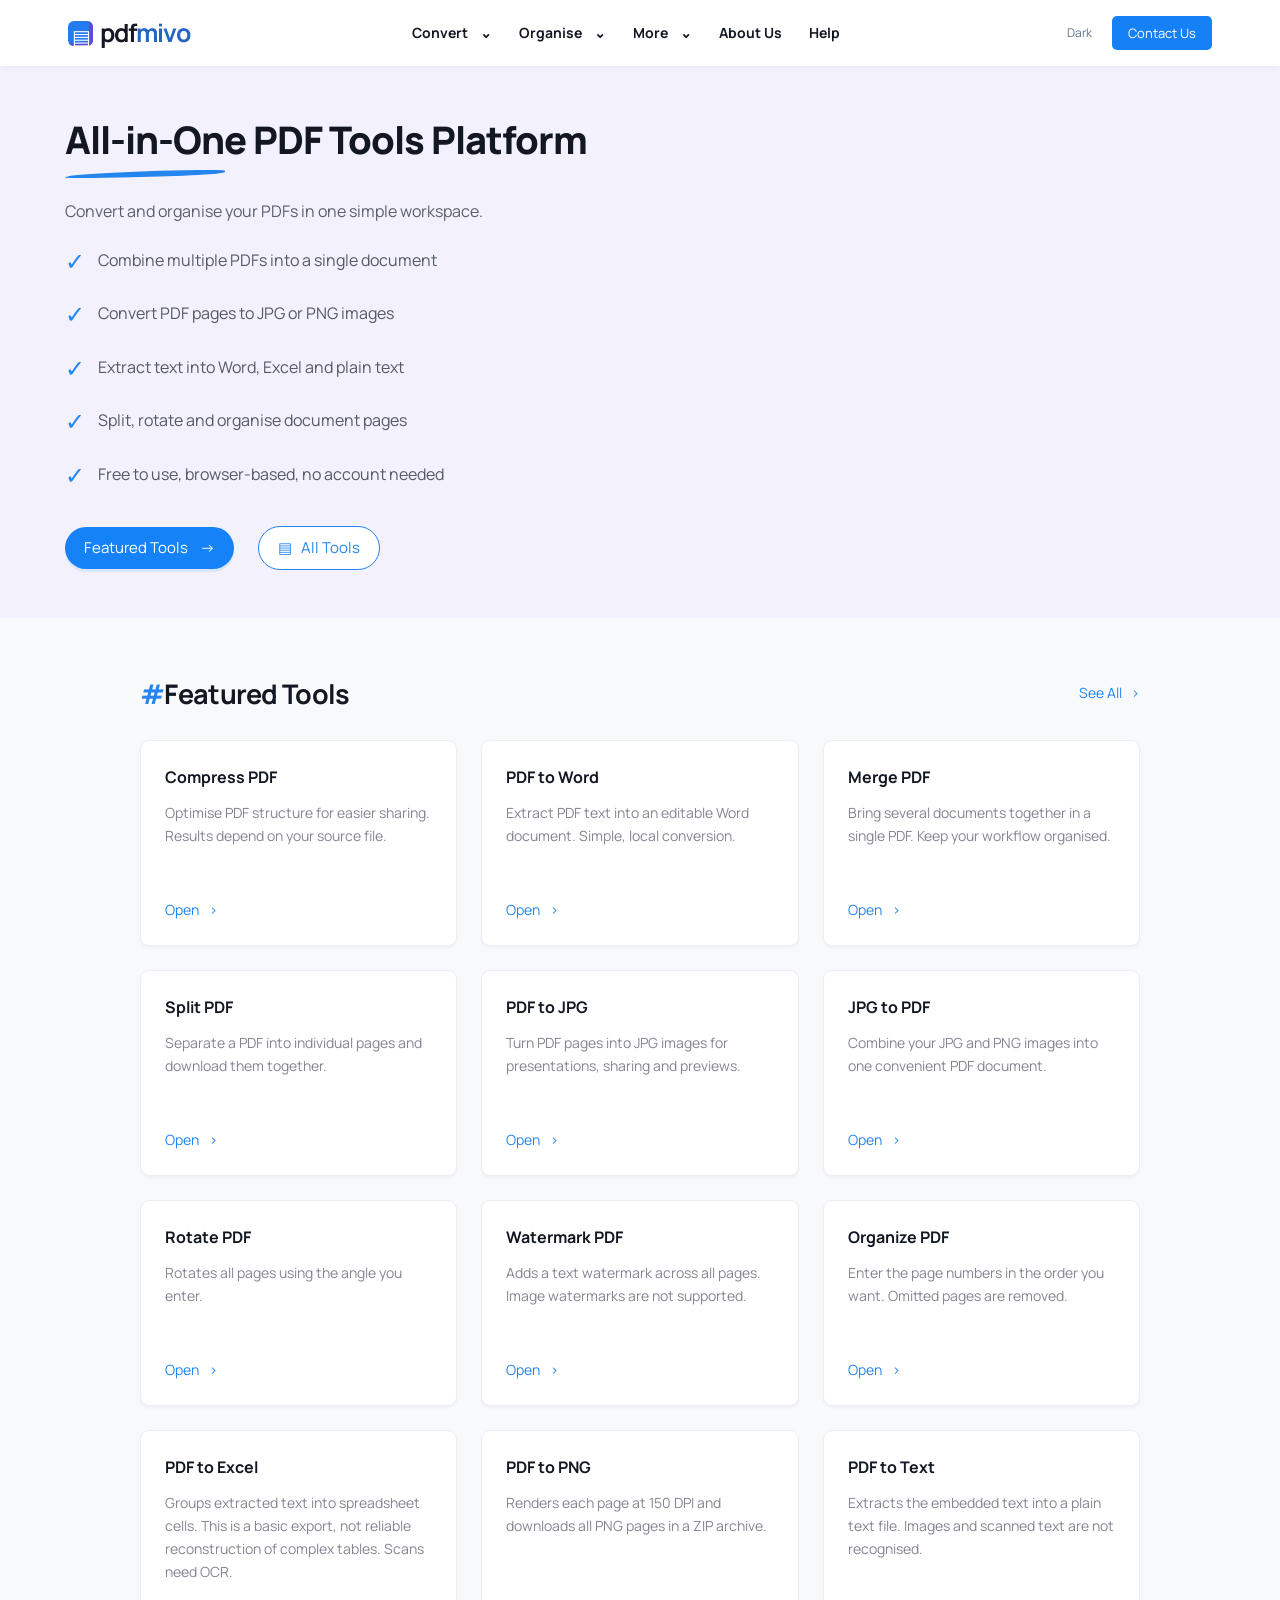
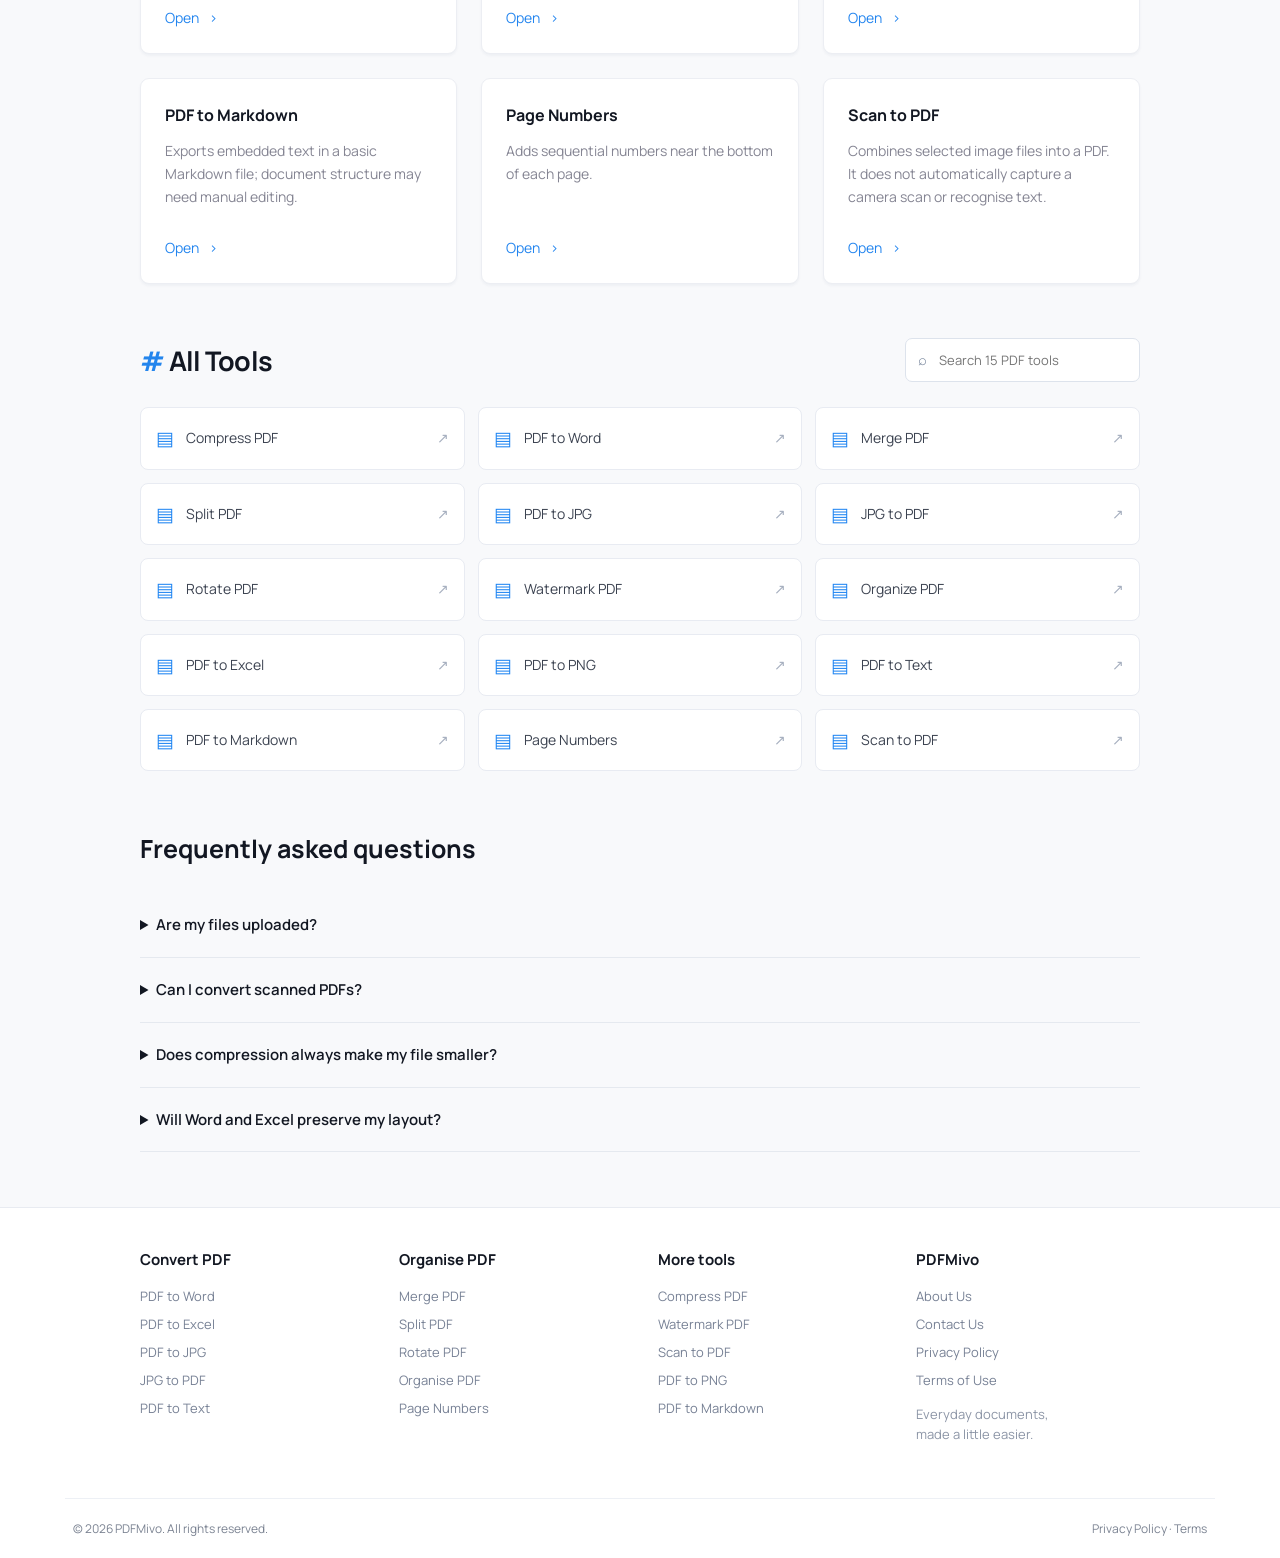
<file: index.html>
<!doctype html><html lang="en"><head>
    <meta charset="UTF-8">
    <meta name="viewport" content="width=device-width, initial-scale=1.0">
    <title>PDFMivo — Free PDF Tools for Everyday Documents</title>
    <meta name="description" content="Merge, split, convert and organise PDFs locally in your browser. Free tools with practical guides and clear limitations.">
    <meta name="theme-color" content="#f7faff">
    <link rel="icon" href="favicon.svg" type="image/svg+xml">
    <link rel="preconnect" href="https://cdnjs.cloudflare.com">
    <link rel="preconnect" href="https://fonts.googleapis.com">
    <link rel="preconnect" href="https://fonts.gstatic.com" crossorigin>
    <link href="https://fonts.googleapis.com/css2?family=Manrope:wght@400;500;600;700;800&family=Space+Grotesk:wght@600;700&display=swap" rel="stylesheet">
    
    <link rel="stylesheet" href="https://cdnjs.cloudflare.com/ajax/libs/font-awesome/6.0.0-beta3/css/all.min.css">
<link rel="stylesheet" href="refresh.css">
<link rel="canonical" href="https://pdfmivo.site.je/"><meta property="og:title" content="PDFMivo — Free PDF Tools for Everyday Documents"><meta property="og:description" content="Merge, split, convert and organise PDFs locally in your browser. Free tools with practical guides and clear limitations."><meta property="og:url" content="https://pdfmivo.site.je/"><meta property="og:type" content="website"><script type="application/ld+json">{"@context": "https://schema.org", "@type": "WebPage", "name": "PDFMivo \u2014 Free PDF Tools for Everyday Documents", "url": "https://pdfmivo.site.je/", "isPartOf": {"@type": "WebSite", "name": "PDFMivo", "url": "https://pdfmivo.site.je/"}}</script></head><body><header class="site-header"><div class="nav-inner"><a class="brand" href="/"><span class="brand-mark">▤</span><strong>pdf<span>mivo</span></strong></a><nav class="nav-links" aria-label="Main navigation"><details><summary>Convert <span>⌄</span></summary><div class="nav-menu"><a href="/pdf-to-word/">PDF to Word</a><a href="/pdf-to-excel/">PDF to Excel</a><a href="/pdf-to-jpg/">PDF to JPG</a><a href="/jpg-to-pdf/">JPG to PDF</a><a href="/pdf-to-text/">PDF to Text</a><a href="/pdf-to-png/">PDF to PNG</a><a href="/pdf-to-markdown/">PDF to Markdown</a></div></details><details><summary>Organise <span>⌄</span></summary><div class="nav-menu"><a href="/merge-pdf/">Merge PDF</a><a href="/split-pdf/">Split PDF</a><a href="/organize-pdf/">Organise PDF</a><a href="/rotate-pdf/">Rotate PDF</a></div></details><details><summary>More <span>⌄</span></summary><div class="nav-menu"><a href="/compress-pdf/">Compress PDF</a><a href="/watermark-pdf/">Watermark PDF</a><a href="/page-numbers/">Page Numbers</a><a href="/scan-to-pdf/">Scan to PDF</a></div></details><a href="/about/">About Us</a><a href="/#help">Help</a></nav><div class="nav-actions"><button class="theme-toggle" id="theme-toggle" aria-label="Switch theme"><span>Dark</span></button><a class="contact-button" href="/contact/">Contact Us</a></div></div></header><main><section class="hero-section"><div class="hero-inner"><h1>All-in-One PDF Tools Platform</h1><div class="blue-underline" aria-hidden="true"></div><p class="hero-description">Convert and organise your PDFs in one simple workspace.</p><ul class="hero-list"><li>Combine multiple PDFs into a single document</li><li>Convert PDF pages to JPG or PNG images</li><li>Extract text into Word, Excel and plain text</li><li>Split, rotate and organise document pages</li><li>Free to use, browser-based, no account needed</li></ul><div class="hero-buttons"><a class="primary-button" href="#featured">Featured Tools <span>→</span></a><a class="outline-button" href="#tools">▤ &nbsp; All Tools</a></div></div></section><section class="feature-section" id="featured"><div class="section-heading"><h2><span>#</span>Featured Tools</h2><a href="#tools">See All &nbsp; ›</a></div><div class="feature-grid"><article class="feature-card"><h3>Compress PDF</h3><p>Optimise PDF structure for easier sharing. Results depend on your source file.</p><a href="/compress-pdf/">Open <span aria-hidden="true">›</span></a></article><article class="feature-card"><h3>PDF to Word</h3><p>Extract PDF text into an editable Word document. Simple, local conversion.</p><a href="/pdf-to-word/">Open <span aria-hidden="true">›</span></a></article><article class="feature-card"><h3>Merge PDF</h3><p>Bring several documents together in a single PDF. Keep your workflow organised.</p><a href="/merge-pdf/">Open <span aria-hidden="true">›</span></a></article><article class="feature-card"><h3>Split PDF</h3><p>Separate a PDF into individual pages and download them together.</p><a href="/split-pdf/">Open <span aria-hidden="true">›</span></a></article><article class="feature-card"><h3>PDF to JPG</h3><p>Turn PDF pages into JPG images for presentations, sharing and previews.</p><a href="/pdf-to-jpg/">Open <span aria-hidden="true">›</span></a></article><article class="feature-card"><h3>JPG to PDF</h3><p>Combine your JPG and PNG images into one convenient PDF document.</p><a href="/jpg-to-pdf/">Open <span aria-hidden="true">›</span></a></article><article class="feature-card"><h3>Rotate PDF</h3><p>Rotates all pages using the angle you enter.</p><a href="/rotate-pdf/">Open <span aria-hidden="true">›</span></a></article><article class="feature-card"><h3>Watermark PDF</h3><p>Adds a text watermark across all pages. Image watermarks are not supported.</p><a href="/watermark-pdf/">Open <span aria-hidden="true">›</span></a></article><article class="feature-card"><h3>Organize PDF</h3><p>Enter the page numbers in the order you want. Omitted pages are removed.</p><a href="/organize-pdf/">Open <span aria-hidden="true">›</span></a></article><article class="feature-card"><h3>PDF to Excel</h3><p>Groups extracted text into spreadsheet cells. This is a basic export, not reliable reconstruction of complex tables. Scans need OCR.</p><a href="/pdf-to-excel/">Open <span aria-hidden="true">›</span></a></article><article class="feature-card"><h3>PDF to PNG</h3><p>Renders each page at 150 DPI and downloads all PNG pages in a ZIP archive.</p><a href="/pdf-to-png/">Open <span aria-hidden="true">›</span></a></article><article class="feature-card"><h3>PDF to Text</h3><p>Extracts the embedded text into a plain text file. Images and scanned text are not recognised.</p><a href="/pdf-to-text/">Open <span aria-hidden="true">›</span></a></article><article class="feature-card"><h3>PDF to Markdown</h3><p>Exports embedded text in a basic Markdown file; document structure may need manual editing.</p><a href="/pdf-to-markdown/">Open <span aria-hidden="true">›</span></a></article><article class="feature-card"><h3>Page Numbers</h3><p>Adds sequential numbers near the bottom of each page.</p><a href="/page-numbers/">Open <span aria-hidden="true">›</span></a></article><article class="feature-card"><h3>Scan to PDF</h3><p>Combines selected image files into a PDF. It does not automatically capture a camera scan or recognise text.</p><a href="/scan-to-pdf/">Open <span aria-hidden="true">›</span></a></article></div></section><section id="ad-after-tools" class="adsense-placement" hidden aria-label="Advertisements"><span>Advertisements</span><div class="adsense-mount"></div></section><section class="directory-section" id="tools"><div class="section-heading"><h2><span>#</span> All Tools</h2><label class="search-box"><span>⌕</span><input type="search" id="tool-search" placeholder="Search 15 PDF tools" aria-label="Search PDF tools"></label></div><div class="directory-grid"><a class="directory-item" data-name="compress pdf" href="/compress-pdf/"><span class="mini-icon">▤</span>Compress PDF<span class="directory-arrow">↗</span></a><a class="directory-item" data-name="pdf to word" href="/pdf-to-word/"><span class="mini-icon">▤</span>PDF to Word<span class="directory-arrow">↗</span></a><a class="directory-item" data-name="merge pdf" href="/merge-pdf/"><span class="mini-icon">▤</span>Merge PDF<span class="directory-arrow">↗</span></a><a class="directory-item" data-name="split pdf" href="/split-pdf/"><span class="mini-icon">▤</span>Split PDF<span class="directory-arrow">↗</span></a><a class="directory-item" data-name="pdf to jpg" href="/pdf-to-jpg/"><span class="mini-icon">▤</span>PDF to JPG<span class="directory-arrow">↗</span></a><a class="directory-item" data-name="jpg to pdf" href="/jpg-to-pdf/"><span class="mini-icon">▤</span>JPG to PDF<span class="directory-arrow">↗</span></a><a class="directory-item" data-name="rotate pdf" href="/rotate-pdf/"><span class="mini-icon">▤</span>Rotate PDF<span class="directory-arrow">↗</span></a><a class="directory-item" data-name="watermark pdf" href="/watermark-pdf/"><span class="mini-icon">▤</span>Watermark PDF<span class="directory-arrow">↗</span></a><a class="directory-item" data-name="organize pdf" href="/organize-pdf/"><span class="mini-icon">▤</span>Organize PDF<span class="directory-arrow">↗</span></a><a class="directory-item" data-name="pdf to excel" href="/pdf-to-excel/"><span class="mini-icon">▤</span>PDF to Excel<span class="directory-arrow">↗</span></a><a class="directory-item" data-name="pdf to png" href="/pdf-to-png/"><span class="mini-icon">▤</span>PDF to PNG<span class="directory-arrow">↗</span></a><a class="directory-item" data-name="pdf to text" href="/pdf-to-text/"><span class="mini-icon">▤</span>PDF to Text<span class="directory-arrow">↗</span></a><a class="directory-item" data-name="pdf to markdown" href="/pdf-to-markdown/"><span class="mini-icon">▤</span>PDF to Markdown<span class="directory-arrow">↗</span></a><a class="directory-item" data-name="page numbers" href="/page-numbers/"><span class="mini-icon">▤</span>Page Numbers<span class="directory-arrow">↗</span></a><a class="directory-item" data-name="scan to pdf" href="/scan-to-pdf/"><span class="mini-icon">▤</span>Scan to PDF<span class="directory-arrow">↗</span></a></div><p id="empty-results" hidden>No tools match your search. Try “PDF”, “Word” or “Merge”.</p></section><section class="editorial" id="help"><h2>Frequently asked questions</h2><details><summary>Are my files uploaded?</summary><p>PDF tools process your selected documents in browser memory. There is no PDFMivo document-upload endpoint. Third-party fonts and libraries still make ordinary network requests.</p></details><details><summary>Can I convert scanned PDFs?</summary><p>There is no OCR in this edition. Text exports need PDFs with embedded text; scans may produce empty results. Scan to PDF combines selected image files.</p></details><details><summary>Does compression always make my file smaller?</summary><p>No. The tool optimises PDF structure without reducing image resolution. Results vary and the output can be larger. Keep your original.</p></details><details><summary>Will Word and Excel preserve my layout?</summary><p>Word exports extracted text into DOCX. Excel groups text into cells. Images, complex tables and original layouts may not be preserved. Review your result.</p></details></section><section id="ad-after-guide" class="adsense-placement" hidden aria-label="Advertisements"><span>Advertisements</span><div class="adsense-mount"></div></section></main><footer class="site-footer"><div class="footer-directory"><div><h3>Convert PDF</h3><a href="/pdf-to-word/">PDF to Word</a><a href="/pdf-to-excel/">PDF to Excel</a><a href="/pdf-to-jpg/">PDF to JPG</a><a href="/jpg-to-pdf/">JPG to PDF</a><a href="/pdf-to-text/">PDF to Text</a></div><div><h3>Organise PDF</h3><a href="/merge-pdf/">Merge PDF</a><a href="/split-pdf/">Split PDF</a><a href="/rotate-pdf/">Rotate PDF</a><a href="/organize-pdf/">Organise PDF</a><a href="/page-numbers/">Page Numbers</a></div><div><h3>More tools</h3><a href="/compress-pdf/">Compress PDF</a><a href="/watermark-pdf/">Watermark PDF</a><a href="/scan-to-pdf/">Scan to PDF</a><a href="/pdf-to-png/">PDF to PNG</a><a href="/pdf-to-markdown/">PDF to Markdown</a></div><div><h3>PDFMivo</h3><a href="/about/">About Us</a><a href="/contact/">Contact Us</a><a href="/privacy/">Privacy Policy</a><a href="/terms/">Terms of Use</a><p>Everyday documents,<br>made a little easier.</p></div></div><div class="footer-bottom"><span>© 2026 PDFMivo. All rights reserved.</span><span><a href="/privacy/">Privacy Policy</a> · <a href="/terms/">Terms</a></span></div></footer><script>
    (() => {
      const toggle = document.getElementById('theme-toggle');
      const icon = toggle?.querySelector('i');
      const label = toggle?.querySelector('span');
      const metaTheme = document.querySelector('meta[name="theme-color"]');
      const saved = localStorage.getItem('pdfmivo-theme');
      const preferredDark = window.matchMedia && window.matchMedia('(prefers-color-scheme: dark)').matches;
      const initial = saved || (preferredDark ? 'dark' : 'light');
      function setTheme(theme) {
        document.documentElement.dataset.theme = theme;
        localStorage.setItem('pdfmivo-theme', theme);
        const dark = theme === 'dark';
        if (icon) icon.className = dark ? 'fas fa-sun' : 'fas fa-moon';
        if (label) label.textContent = dark ? 'Light' : 'Dark';
        if (toggle) { toggle.setAttribute('aria-label', dark ? 'Switch to light mode' : 'Switch to dark mode'); toggle.title = dark ? 'Light mode' : 'Dark mode'; }
        if (metaTheme) metaTheme.setAttribute('content', dark ? '#08111f' : '#f7faff');
      }
      setTheme(initial);
      toggle?.addEventListener('click', () => setTheme(document.documentElement.dataset.theme === 'dark' ? 'light' : 'dark'));
    })();
    </script>
    
<script>(()=>{const input=document.getElementById('tool-search');const links=[...document.querySelectorAll('.directory-item')];input.addEventListener('input',()=>{const query=input.value.toLowerCase().trim();let count=0;links.forEach(x=>{x.hidden=!x.dataset.name.includes(query);if(!x.hidden)count++;});document.getElementById('empty-results').hidden=count>0;});})();</script></body></html>
</file>
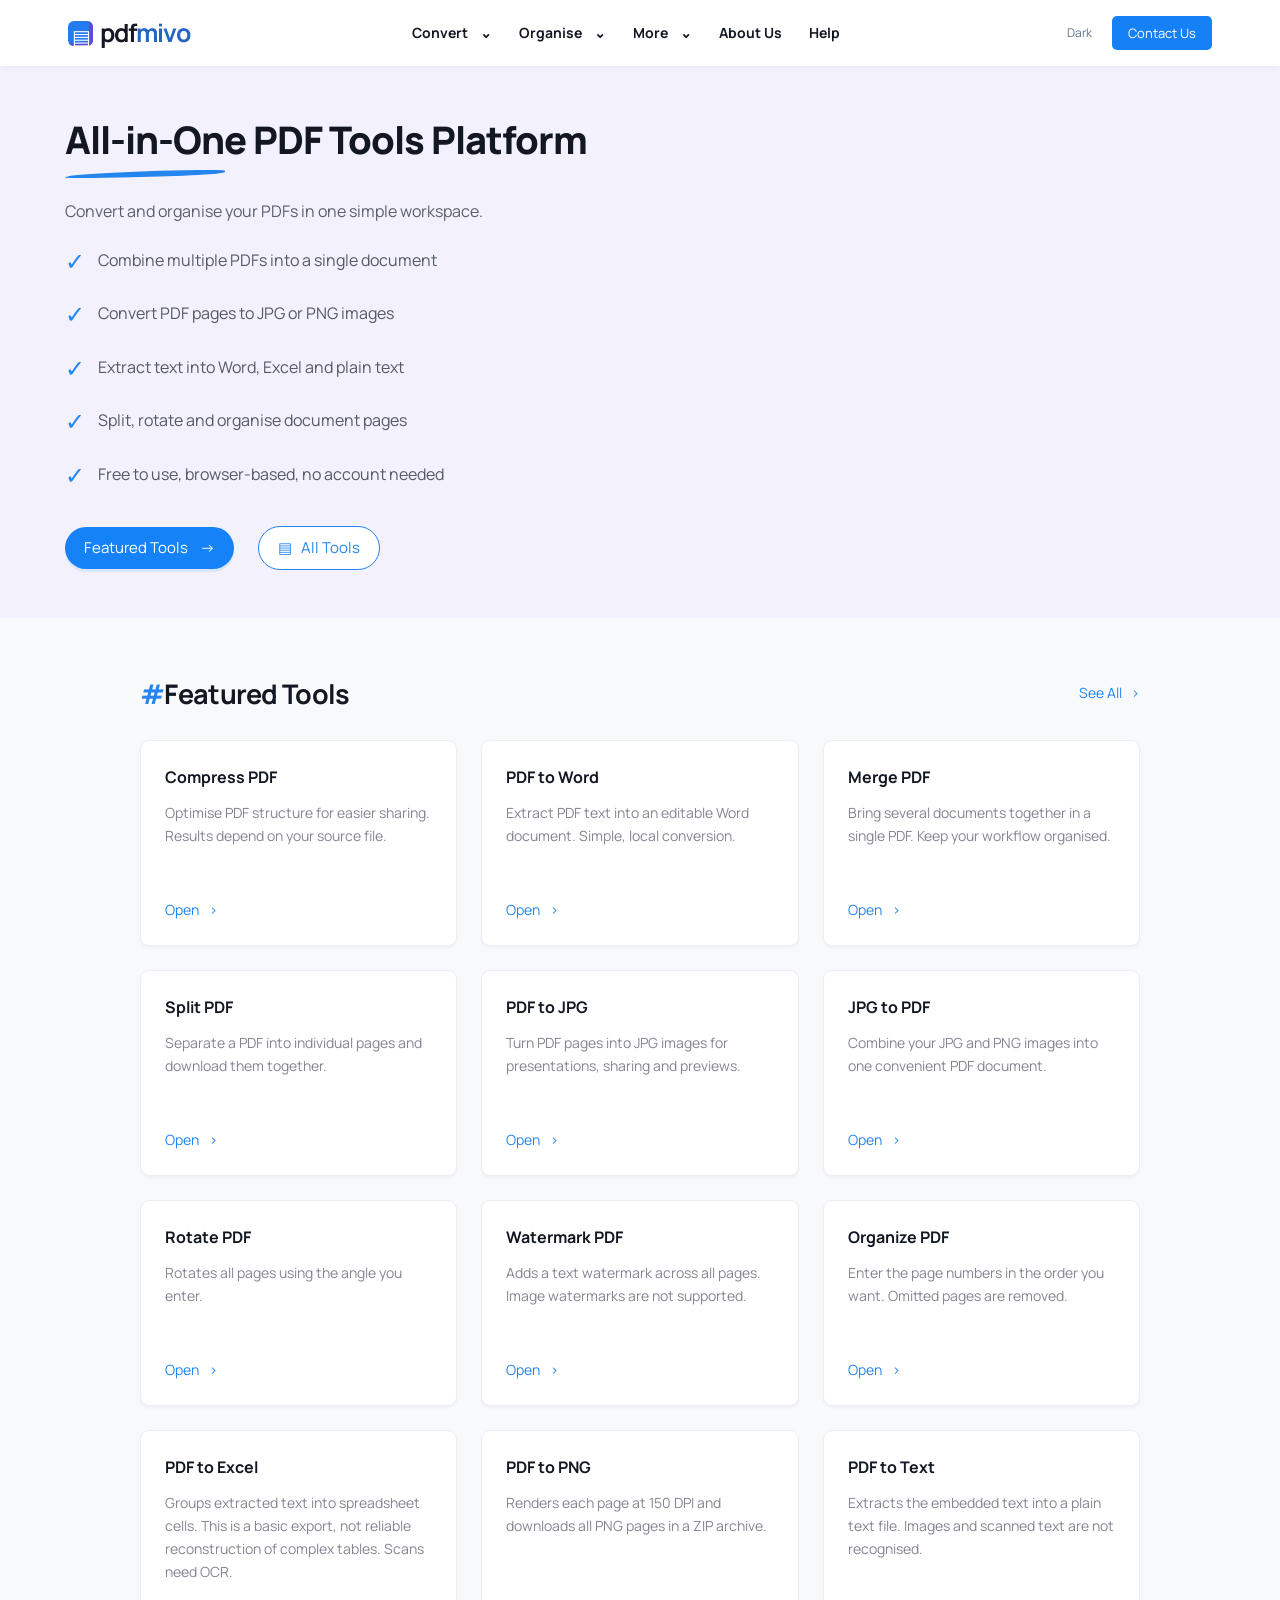
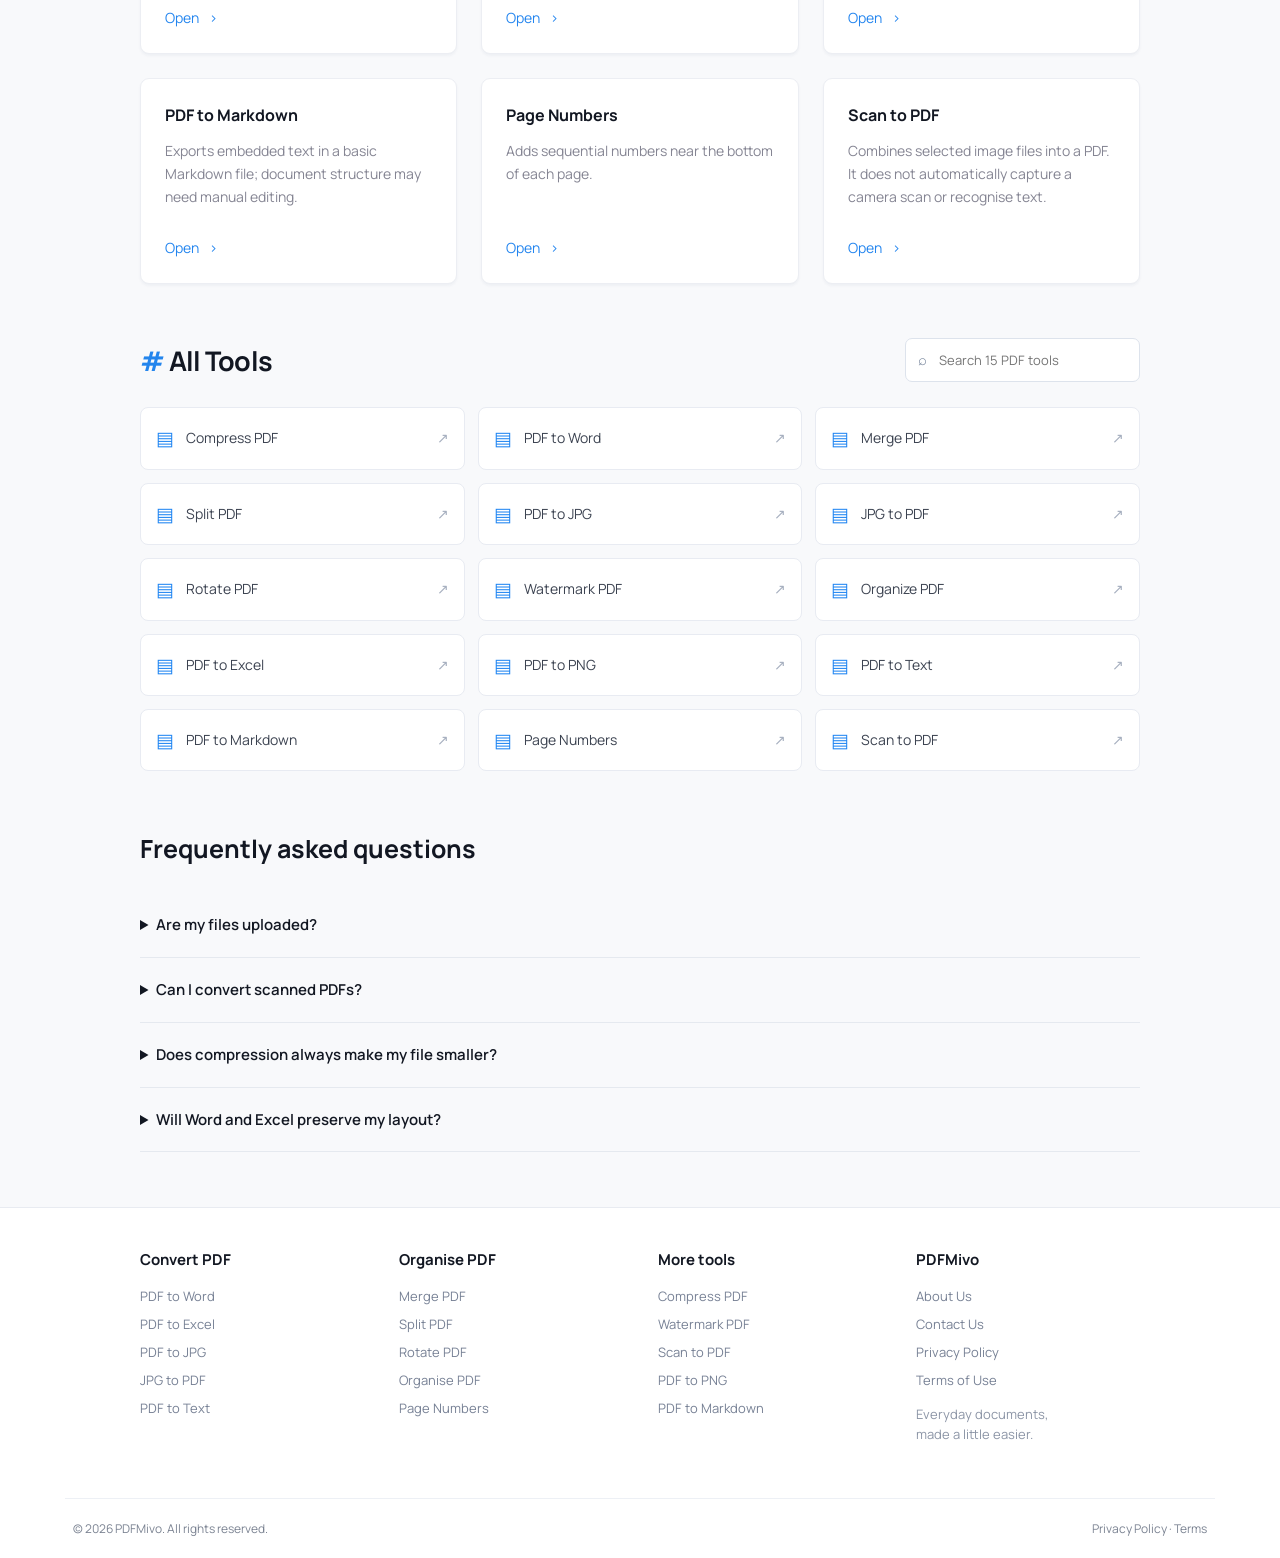
<file: PREVIEW.html>
<!doctype html><html lang="en"><head>
    <meta charset="UTF-8">
    <meta name="viewport" content="width=device-width, initial-scale=1.0">
    <title>PDFMivo — Free PDF Tools for Everyday Documents</title>
    <meta name="description" content="Merge, split, convert and organise PDFs locally in your browser. Free tools with practical guides and clear limitations.">
    <meta name="theme-color" content="#f7faff">
    <link rel="icon" href="favicon.svg" type="image/svg+xml">
    <link rel="preconnect" href="https://cdnjs.cloudflare.com">
    <link rel="preconnect" href="https://fonts.googleapis.com">
    <link rel="preconnect" href="https://fonts.gstatic.com" crossorigin>
    <link href="https://fonts.googleapis.com/css2?family=Manrope:wght@400;500;600;700;800&family=Space+Grotesk:wght@600;700&display=swap" rel="stylesheet">
    
    <link rel="stylesheet" href="https://cdnjs.cloudflare.com/ajax/libs/font-awesome/6.0.0-beta3/css/all.min.css">
<style>*{box-sizing:border-box}html{scroll-behavior:smooth;scroll-padding-top:90px}body{margin:0;background:#f8f9fb;color:#121722;font:15px/1.6 Manrope,Arial,sans-serif}a{color:#2385ef;text-decoration:none}button,input{font:inherit}button,a,summary{touch-action:manipulation}a:focus-visible,button:focus-visible,summary:focus-visible,input:focus-visible{outline:3px solid #7fb8ff;outline-offset:4px}[hidden]{display:none!important}.site-header{position:sticky;top:0;background:white;box-shadow:0 2px 7px #24214b0b;z-index:10}.nav-inner{max-width:1160px;min-height:66px;margin:auto;display:flex;align-items:center;gap:34px;padding:12px 8px}.brand{display:flex;align-items:center;gap:7px;color:#151823;font-size:25px;letter-spacing:-1px;white-space:nowrap}.brand span:not(.brand-mark){color:#2765c5}.brand-mark{background:#247aef;display:grid;place-items:center;color:white;border-radius:6px;font-size:20px;width:25px;height:25px;box-shadow:inset -4px -3px 0 #584fd6}.nav-links{display:flex;align-items:center;gap:27px;margin:auto;font-size:14px;font-weight:700}.nav-links>a{color:inherit}.nav-links details{position:relative}.nav-links summary{cursor:pointer;list-style:none;white-space:nowrap}.nav-links summary::-webkit-details-marker{display:none}.nav-links summary span{margin-left:9px}.nav-menu{position:absolute;top:35px;left:-18px;width:205px;padding:10px;background:white;border:1px solid #e7e9ef;border-radius:8px;box-shadow:0 12px 30px #19233a14}.nav-menu a{display:block;padding:8px;color:#334155}.nav-menu a:hover{background:#f1f5ff}.nav-actions{display:flex;gap:14px;align-items:center}.contact-button{background:#1680f7;color:white;padding:7px 16px;border-radius:5px;font-size:13px;white-space:nowrap}.theme-toggle{border:0;background:none;color:#64748b;font-size:12px;cursor:pointer}.hero-section{background:#f2f1fc;padding:49px 24px 48px}.hero-inner{max-width:1150px;margin:auto}.hero-inner h1{font-size:38px;line-height:1.3;letter-spacing:-1px;font-weight:800;margin:0}.blue-underline{height:6px;width:160px;background:#2385ed;margin:7px 0 22px;border-radius:100% 20% 70% 20%;transform:rotate(-1deg)}.hero-description{color:#5c5f69;margin:0 0 17px;font-size:16px}.hero-list{list-style:none;padding:0;margin:0;display:grid;gap:15px;color:#555965;font-size:16px}.hero-list li:before{content:'✓';display:inline-block;color:#2187f2;font-size:24px;margin-right:13px;vertical-align:middle}.hero-buttons{display:flex;gap:24px;margin-top:32px;align-items:center}.primary-button,.outline-button{border-radius:25px;padding:9px 19px;display:inline-flex;align-items:center;gap:12px;font-size:15px}.primary-button{background:#1682f8;color:#fff;box-shadow:0 3px 0 #1682f81b}.outline-button{border:1px solid #2586ed;background:white}.feature-section,.directory-section{max-width:1000px;margin:54px auto}.section-heading{display:flex;align-items:center;justify-content:space-between;gap:20px;margin:0 0 25px}.section-heading h2{font-size:27px;font-weight:700;letter-spacing:-.7px;margin:0}.section-heading h2>span{color:#2385ed}.section-heading>a{font-size:14px}.feature-grid{display:grid;grid-template-columns:repeat(3,minmax(0,1fr));gap:24px}.feature-card{background:white;border:1px solid #eceef3;border-radius:9px;padding:24px;box-shadow:0 2px 3px #1c38660b;display:flex;flex-direction:column;min-height:206px;transition:box-shadow .2s,transform .2s}.feature-card:hover{transform:translateY(-2px);box-shadow:0 8px 20px #1c38660e}.feature-card h3{font-size:16px;font-weight:700;margin:0 0 10px}.feature-card p{font-size:14px;line-height:1.65;color:#858593;margin:0 0 24px}.feature-card>a{margin-top:auto;font-size:14px}.feature-card>a span{margin-left:7px}.directory-grid{display:grid;grid-template-columns:repeat(3,minmax(0,1fr));gap:13px}.directory-item{display:flex;align-items:center;gap:12px;background:#fff;border:1px solid #e8ebf2;border-radius:8px;padding:15px;color:#3c4351;font-size:14px}.mini-icon{color:#2186f2;font-size:19px}.directory-arrow{margin-left:auto;color:#a6afbf}.search-box{display:flex;gap:10px;align-items:center;border:1px solid #dde3ec;background:white;border-radius:7px;padding:9px 12px;color:#728198}.search-box input{border:0;outline:0;background:none;min-width:0;width:190px;font-size:13px}.editorial{max-width:1000px;margin:55px auto;line-height:1.85}.editorial h2{font-size:25px;font-weight:700}.editorial details{border-bottom:1px solid #e5e9ef;padding:18px 0}.editorial summary{cursor:pointer;font-weight:600}.editorial p{color:#667084}.tool-page{max-width:850px;background:#fff;padding:36px;border:1px solid #e7eaf0;border-radius:10px;min-height:60vh}.tool-page h1{font-size:36px;line-height:1.25}.tool-page h2{margin-top:32px}.tool-page ol{padding-left:20px}.section-kicker{display:block;color:#2385ed;font-size:11px;letter-spacing:1.5px;margin-top:20px}.single-tool{max-width:450px;margin:28px 0}.tool-card{padding:24px;background:#f5f7ff;border:1px solid #e0e7f4;border-radius:10px}.tool-card h3{margin:8px 0}.tool-card p{margin:8px 0 20px}.tool-icon{color:#2385ed;font-size:22px}.tool-guide{font-size:12px}.btn{display:inline-flex;align-items:center;justify-content:center;gap:12px;background:#1682f8;color:white;border:0;border-radius:7px;padding:12px 20px;cursor:pointer}.file-input{display:none}.tool-badge{font-size:11px;color:#64748b}.site-footer{background:#fff;border-top:1px solid #e8ebf1;margin-top:50px}.footer-directory{max-width:1000px;margin:auto;display:grid;grid-template-columns:repeat(4,1fr);gap:35px;padding:40px 0}.footer-directory h3{font-size:15px;margin:0 0 14px}.footer-directory a{display:block;font-size:13px;color:#778195;margin:7px 0}.footer-directory p{font-size:13px;color:#8c95a6}.footer-bottom{max-width:1150px;margin:auto;border-top:1px solid #edf0f5;display:flex;justify-content:space-between;padding:20px 8px;font-size:12px;color:#7b8392}.footer-bottom a{color:#7b8392}.adsense-placement:not([hidden]){max-width:1000px;margin:64px auto;padding:24px 0;border-block:1px solid #e5e9ef;text-align:center}.adsense-placement>span{font:11px Arial;color:#7b8392;display:block;margin-bottom:12px}.modal{display:none;position:fixed;inset:0;background:#11182788;align-items:center;justify-content:center;z-index:30;padding:20px}.modal-content{background:white;padding:32px;border-radius:16px;text-align:center;width:min(100%,460px)}.modal-content h3{font-size:22px}.modal-content p{color:#64748b}.modal-content .btn{margin:8px}.progress-container{background:#e8edf5;border-radius:8px;overflow:hidden;height:9px}.progress-bar{background:#1682f8;height:100%;width:0}.modal-symbol{color:#1682f8;font-size:30px}.secondary-btn{background:#edf2fa;color:#3c4a61}[data-theme=dark] body{background:#101827;color:#e2e8f0}[data-theme=dark] .hero-section{background:#192239}[data-theme=dark] .site-header,[data-theme=dark] .feature-card,[data-theme=dark] .directory-item,[data-theme=dark] .site-footer,[data-theme=dark] .nav-menu,[data-theme=dark] .tool-page,[data-theme=dark] .modal-content{background:#182235;border-color:#29364d;color:#e2e8f0}[data-theme=dark] .brand{color:white}[data-theme=dark] .tool-card{background:#1e2c43}[data-theme=dark] .hero-list,[data-theme=dark] .hero-description,[data-theme=dark] .feature-card p,[data-theme=dark] .editorial p{color:#b1bdcf}@media(max-width:1200px){.nav-inner{padding:12px 24px}.nav-links{gap:20px}.feature-section,.directory-section,.editorial,.footer-directory{margin-left:24px;margin-right:24px}}@media(max-width:850px){.nav-inner{flex-wrap:wrap;gap:12px}.nav-actions{margin-left:auto}.nav-links{order:3;width:100%;justify-content:center;gap:24px}.hero-inner h1{font-size:32px}.feature-grid,.directory-grid{grid-template-columns:repeat(2,minmax(0,1fr))}.footer-directory{grid-template-columns:repeat(2,1fr)}.tool-page{padding:25px}}@media(max-width:560px){.site-header{position:relative}.nav-inner{padding:12px 18px}.brand{font-size:22px}.nav-links{gap:18px;font-size:12px;justify-content:flex-start;flex-wrap:wrap}.nav-menu{left:0;width:185px}.contact-button{font-size:11px;padding:7px 10px}.hero-section{padding:36px 20px 40px}.hero-inner h1{font-size:29px;letter-spacing:-.7px}.hero-list{font-size:14px;gap:13px}.hero-description{font-size:14px}.hero-buttons{gap:14px}.primary-button,.outline-button{padding:9px 14px;font-size:13px}.feature-section,.directory-section,.editorial{margin:36px 18px}.feature-grid{grid-template-columns:1fr;gap:16px}.feature-card{min-height:190px;padding:23px}.section-heading h2{font-size:23px}.directory-section .section-heading{align-items:flex-start;flex-direction:column}.search-box{width:100%}.search-box input{width:100%}.directory-grid{grid-template-columns:1fr}.footer-directory{margin:0 20px;gap:22px;padding:30px 0}.footer-bottom{gap:15px;flex-direction:column;padding:18px 20px}.tool-page h1{font-size:30px}.tool-page{padding:22px}.editorial h2{font-size:22px}}@media(prefers-reduced-motion:reduce){html{scroll-behavior:auto}*{transition:none!important}}</style>
<link rel="canonical" href="https://pdfmivo.site.je/"><meta property="og:title" content="PDFMivo — Free PDF Tools for Everyday Documents"><meta property="og:description" content="Merge, split, convert and organise PDFs locally in your browser. Free tools with practical guides and clear limitations."><meta property="og:url" content="https://pdfmivo.site.je/"><meta property="og:type" content="website"><script type="application/ld+json">{"@context": "https://schema.org", "@type": "WebPage", "name": "PDFMivo \u2014 Free PDF Tools for Everyday Documents", "url": "https://pdfmivo.site.je/", "isPartOf": {"@type": "WebSite", "name": "PDFMivo", "url": "https://pdfmivo.site.je/"}}</script></head><body><header class="site-header"><div class="nav-inner"><a class="brand" href="index.html"><span class="brand-mark">▤</span><strong>pdf<span>mivo</span></strong></a><nav class="nav-links" aria-label="Main navigation"><details><summary>Convert <span>⌄</span></summary><div class="nav-menu"><a href="pdf-to-word/index.html">PDF to Word</a><a href="pdf-to-excel/index.html">PDF to Excel</a><a href="pdf-to-jpg/index.html">PDF to JPG</a><a href="jpg-to-pdf/index.html">JPG to PDF</a><a href="pdf-to-text/index.html">PDF to Text</a><a href="pdf-to-png/index.html">PDF to PNG</a><a href="pdf-to-markdown/index.html">PDF to Markdown</a></div></details><details><summary>Organise <span>⌄</span></summary><div class="nav-menu"><a href="merge-pdf/index.html">Merge PDF</a><a href="split-pdf/index.html">Split PDF</a><a href="organize-pdf/index.html">Organise PDF</a><a href="rotate-pdf/index.html">Rotate PDF</a></div></details><details><summary>More <span>⌄</span></summary><div class="nav-menu"><a href="compress-pdf/index.html">Compress PDF</a><a href="watermark-pdf/index.html">Watermark PDF</a><a href="page-numbers/index.html">Page Numbers</a><a href="scan-to-pdf/index.html">Scan to PDF</a></div></details><a href="about/index.html">About Us</a><a href="#help">Help</a></nav><div class="nav-actions"><button class="theme-toggle" id="theme-toggle" aria-label="Switch theme"><span>Dark</span></button><a class="contact-button" href="contact/index.html">Contact Us</a></div></div></header><main><section class="hero-section"><div class="hero-inner"><h1>All-in-One PDF Tools Platform</h1><div class="blue-underline" aria-hidden="true"></div><p class="hero-description">Convert and organise your PDFs in one simple workspace.</p><ul class="hero-list"><li>Combine multiple PDFs into a single document</li><li>Convert PDF pages to JPG or PNG images</li><li>Extract text into Word, Excel and plain text</li><li>Split, rotate and organise document pages</li><li>Free to use, browser-based, no account needed</li></ul><div class="hero-buttons"><a class="primary-button" href="#featured">Featured Tools <span>→</span></a><a class="outline-button" href="#tools">▤ &nbsp; All Tools</a></div></div></section><section class="feature-section" id="featured"><div class="section-heading"><h2><span>#</span>Featured Tools</h2><a href="#tools">See All &nbsp; ›</a></div><div class="feature-grid"><article class="feature-card"><h3>Compress PDF</h3><p>Optimise PDF structure for easier sharing. Results depend on your source file.</p><a href="compress-pdf/index.html">Open <span aria-hidden="true">›</span></a></article><article class="feature-card"><h3>PDF to Word</h3><p>Extract PDF text into an editable Word document. Simple, local conversion.</p><a href="pdf-to-word/index.html">Open <span aria-hidden="true">›</span></a></article><article class="feature-card"><h3>Merge PDF</h3><p>Bring several documents together in a single PDF. Keep your workflow organised.</p><a href="merge-pdf/index.html">Open <span aria-hidden="true">›</span></a></article><article class="feature-card"><h3>Split PDF</h3><p>Separate a PDF into individual pages and download them together.</p><a href="split-pdf/index.html">Open <span aria-hidden="true">›</span></a></article><article class="feature-card"><h3>PDF to JPG</h3><p>Turn PDF pages into JPG images for presentations, sharing and previews.</p><a href="pdf-to-jpg/index.html">Open <span aria-hidden="true">›</span></a></article><article class="feature-card"><h3>JPG to PDF</h3><p>Combine your JPG and PNG images into one convenient PDF document.</p><a href="jpg-to-pdf/index.html">Open <span aria-hidden="true">›</span></a></article><article class="feature-card"><h3>Rotate PDF</h3><p>Rotates all pages using the angle you enter.</p><a href="rotate-pdf/index.html">Open <span aria-hidden="true">›</span></a></article><article class="feature-card"><h3>Watermark PDF</h3><p>Adds a text watermark across all pages. Image watermarks are not supported.</p><a href="watermark-pdf/index.html">Open <span aria-hidden="true">›</span></a></article><article class="feature-card"><h3>Organize PDF</h3><p>Enter the page numbers in the order you want. Omitted pages are removed.</p><a href="organize-pdf/index.html">Open <span aria-hidden="true">›</span></a></article><article class="feature-card"><h3>PDF to Excel</h3><p>Groups extracted text into spreadsheet cells. This is a basic export, not reliable reconstruction of complex tables. Scans need OCR.</p><a href="pdf-to-excel/index.html">Open <span aria-hidden="true">›</span></a></article><article class="feature-card"><h3>PDF to PNG</h3><p>Renders each page at 150 DPI and downloads all PNG pages in a ZIP archive.</p><a href="pdf-to-png/index.html">Open <span aria-hidden="true">›</span></a></article><article class="feature-card"><h3>PDF to Text</h3><p>Extracts the embedded text into a plain text file. Images and scanned text are not recognised.</p><a href="pdf-to-text/index.html">Open <span aria-hidden="true">›</span></a></article><article class="feature-card"><h3>PDF to Markdown</h3><p>Exports embedded text in a basic Markdown file; document structure may need manual editing.</p><a href="pdf-to-markdown/index.html">Open <span aria-hidden="true">›</span></a></article><article class="feature-card"><h3>Page Numbers</h3><p>Adds sequential numbers near the bottom of each page.</p><a href="page-numbers/index.html">Open <span aria-hidden="true">›</span></a></article><article class="feature-card"><h3>Scan to PDF</h3><p>Combines selected image files into a PDF. It does not automatically capture a camera scan or recognise text.</p><a href="scan-to-pdf/index.html">Open <span aria-hidden="true">›</span></a></article></div></section><section id="ad-after-tools" class="adsense-placement" hidden aria-label="Advertisements"><span>Advertisements</span><div class="adsense-mount"></div></section><section class="directory-section" id="tools"><div class="section-heading"><h2><span>#</span> All Tools</h2><label class="search-box"><span>⌕</span><input type="search" id="tool-search" placeholder="Search 15 PDF tools" aria-label="Search PDF tools"></label></div><div class="directory-grid"><a class="directory-item" data-name="compress pdf" href="compress-pdf/index.html"><span class="mini-icon">▤</span>Compress PDF<span class="directory-arrow">↗</span></a><a class="directory-item" data-name="pdf to word" href="pdf-to-word/index.html"><span class="mini-icon">▤</span>PDF to Word<span class="directory-arrow">↗</span></a><a class="directory-item" data-name="merge pdf" href="merge-pdf/index.html"><span class="mini-icon">▤</span>Merge PDF<span class="directory-arrow">↗</span></a><a class="directory-item" data-name="split pdf" href="split-pdf/index.html"><span class="mini-icon">▤</span>Split PDF<span class="directory-arrow">↗</span></a><a class="directory-item" data-name="pdf to jpg" href="pdf-to-jpg/index.html"><span class="mini-icon">▤</span>PDF to JPG<span class="directory-arrow">↗</span></a><a class="directory-item" data-name="jpg to pdf" href="jpg-to-pdf/index.html"><span class="mini-icon">▤</span>JPG to PDF<span class="directory-arrow">↗</span></a><a class="directory-item" data-name="rotate pdf" href="rotate-pdf/index.html"><span class="mini-icon">▤</span>Rotate PDF<span class="directory-arrow">↗</span></a><a class="directory-item" data-name="watermark pdf" href="watermark-pdf/index.html"><span class="mini-icon">▤</span>Watermark PDF<span class="directory-arrow">↗</span></a><a class="directory-item" data-name="organize pdf" href="organize-pdf/index.html"><span class="mini-icon">▤</span>Organize PDF<span class="directory-arrow">↗</span></a><a class="directory-item" data-name="pdf to excel" href="pdf-to-excel/index.html"><span class="mini-icon">▤</span>PDF to Excel<span class="directory-arrow">↗</span></a><a class="directory-item" data-name="pdf to png" href="pdf-to-png/index.html"><span class="mini-icon">▤</span>PDF to PNG<span class="directory-arrow">↗</span></a><a class="directory-item" data-name="pdf to text" href="pdf-to-text/index.html"><span class="mini-icon">▤</span>PDF to Text<span class="directory-arrow">↗</span></a><a class="directory-item" data-name="pdf to markdown" href="pdf-to-markdown/index.html"><span class="mini-icon">▤</span>PDF to Markdown<span class="directory-arrow">↗</span></a><a class="directory-item" data-name="page numbers" href="page-numbers/index.html"><span class="mini-icon">▤</span>Page Numbers<span class="directory-arrow">↗</span></a><a class="directory-item" data-name="scan to pdf" href="scan-to-pdf/index.html"><span class="mini-icon">▤</span>Scan to PDF<span class="directory-arrow">↗</span></a></div><p id="empty-results" hidden>No tools match your search. Try “PDF”, “Word” or “Merge”.</p></section><section class="editorial" id="help"><h2>Frequently asked questions</h2><details><summary>Are my files uploaded?</summary><p>PDF tools process your selected documents in browser memory. There is no PDFMivo document-upload endpoint. Third-party fonts and libraries still make ordinary network requests.</p></details><details><summary>Can I convert scanned PDFs?</summary><p>There is no OCR in this edition. Text exports need PDFs with embedded text; scans may produce empty results. Scan to PDF combines selected image files.</p></details><details><summary>Does compression always make my file smaller?</summary><p>No. The tool optimises PDF structure without reducing image resolution. Results vary and the output can be larger. Keep your original.</p></details><details><summary>Will Word and Excel preserve my layout?</summary><p>Word exports extracted text into DOCX. Excel groups text into cells. Images, complex tables and original layouts may not be preserved. Review your result.</p></details></section><section id="ad-after-guide" class="adsense-placement" hidden aria-label="Advertisements"><span>Advertisements</span><div class="adsense-mount"></div></section></main><footer class="site-footer"><div class="footer-directory"><div><h3>Convert PDF</h3><a href="pdf-to-word/index.html">PDF to Word</a><a href="pdf-to-excel/index.html">PDF to Excel</a><a href="pdf-to-jpg/index.html">PDF to JPG</a><a href="jpg-to-pdf/index.html">JPG to PDF</a><a href="pdf-to-text/index.html">PDF to Text</a></div><div><h3>Organise PDF</h3><a href="merge-pdf/index.html">Merge PDF</a><a href="split-pdf/index.html">Split PDF</a><a href="rotate-pdf/index.html">Rotate PDF</a><a href="organize-pdf/index.html">Organise PDF</a><a href="page-numbers/index.html">Page Numbers</a></div><div><h3>More tools</h3><a href="compress-pdf/index.html">Compress PDF</a><a href="watermark-pdf/index.html">Watermark PDF</a><a href="scan-to-pdf/index.html">Scan to PDF</a><a href="pdf-to-png/index.html">PDF to PNG</a><a href="pdf-to-markdown/index.html">PDF to Markdown</a></div><div><h3>PDFMivo</h3><a href="about/index.html">About Us</a><a href="contact/index.html">Contact Us</a><a href="privacy/index.html">Privacy Policy</a><a href="terms/index.html">Terms of Use</a><p>Everyday documents,<br>made a little easier.</p></div></div><div class="footer-bottom"><span>© 2026 PDFMivo. All rights reserved.</span><span><a href="privacy/index.html">Privacy Policy</a> · <a href="terms/index.html">Terms</a></span></div></footer><script>
    (() => {
      const toggle = document.getElementById('theme-toggle');
      const icon = toggle?.querySelector('i');
      const label = toggle?.querySelector('span');
      const metaTheme = document.querySelector('meta[name="theme-color"]');
      const saved = localStorage.getItem('pdfmivo-theme');
      const preferredDark = window.matchMedia && window.matchMedia('(prefers-color-scheme: dark)').matches;
      const initial = saved || (preferredDark ? 'dark' : 'light');
      function setTheme(theme) {
        document.documentElement.dataset.theme = theme;
        localStorage.setItem('pdfmivo-theme', theme);
        const dark = theme === 'dark';
        if (icon) icon.className = dark ? 'fas fa-sun' : 'fas fa-moon';
        if (label) label.textContent = dark ? 'Light' : 'Dark';
        if (toggle) { toggle.setAttribute('aria-label', dark ? 'Switch to light mode' : 'Switch to dark mode'); toggle.title = dark ? 'Light mode' : 'Dark mode'; }
        if (metaTheme) metaTheme.setAttribute('content', dark ? '#08111f' : '#f7faff');
      }
      setTheme(initial);
      toggle?.addEventListener('click', () => setTheme(document.documentElement.dataset.theme === 'dark' ? 'light' : 'dark'));
    })();
    </script>
    
<script>(()=>{const input=document.getElementById('tool-search');const links=[...document.querySelectorAll('.directory-item')];input.addEventListener('input',()=>{const query=input.value.toLowerCase().trim();let count=0;links.forEach(x=>{x.hidden=!x.dataset.name.includes(query);if(!x.hidden)count++;});document.getElementById('empty-results').hidden=count>0;});})();</script></body></html>
</file>
<file: refresh.css>
*{box-sizing:border-box}html{scroll-behavior:smooth;scroll-padding-top:90px}body{margin:0;background:#f8f9fb;color:#121722;font:15px/1.6 Manrope,Arial,sans-serif}a{color:#2385ef;text-decoration:none}button,input{font:inherit}button,a,summary{touch-action:manipulation}a:focus-visible,button:focus-visible,summary:focus-visible,input:focus-visible{outline:3px solid #7fb8ff;outline-offset:4px}[hidden]{display:none!important}.site-header{position:sticky;top:0;background:white;box-shadow:0 2px 7px #24214b0b;z-index:10}.nav-inner{max-width:1160px;min-height:66px;margin:auto;display:flex;align-items:center;gap:34px;padding:12px 8px}.brand{display:flex;align-items:center;gap:7px;color:#151823;font-size:25px;letter-spacing:-1px;white-space:nowrap}.brand span:not(.brand-mark){color:#2765c5}.brand-mark{background:#247aef;display:grid;place-items:center;color:white;border-radius:6px;font-size:20px;width:25px;height:25px;box-shadow:inset -4px -3px 0 #584fd6}.nav-links{display:flex;align-items:center;gap:27px;margin:auto;font-size:14px;font-weight:700}.nav-links>a{color:inherit}.nav-links details{position:relative}.nav-links summary{cursor:pointer;list-style:none;white-space:nowrap}.nav-links summary::-webkit-details-marker{display:none}.nav-links summary span{margin-left:9px}.nav-menu{position:absolute;top:35px;left:-18px;width:205px;padding:10px;background:white;border:1px solid #e7e9ef;border-radius:8px;box-shadow:0 12px 30px #19233a14}.nav-menu a{display:block;padding:8px;color:#334155}.nav-menu a:hover{background:#f1f5ff}.nav-actions{display:flex;gap:14px;align-items:center}.contact-button{background:#1680f7;color:white;padding:7px 16px;border-radius:5px;font-size:13px;white-space:nowrap}.theme-toggle{border:0;background:none;color:#64748b;font-size:12px;cursor:pointer}.hero-section{background:#f2f1fc;padding:49px 24px 48px}.hero-inner{max-width:1150px;margin:auto}.hero-inner h1{font-size:38px;line-height:1.3;letter-spacing:-1px;font-weight:800;margin:0}.blue-underline{height:6px;width:160px;background:#2385ed;margin:7px 0 22px;border-radius:100% 20% 70% 20%;transform:rotate(-1deg)}.hero-description{color:#5c5f69;margin:0 0 17px;font-size:16px}.hero-list{list-style:none;padding:0;margin:0;display:grid;gap:15px;color:#555965;font-size:16px}.hero-list li:before{content:'✓';display:inline-block;color:#2187f2;font-size:24px;margin-right:13px;vertical-align:middle}.hero-buttons{display:flex;gap:24px;margin-top:32px;align-items:center}.primary-button,.outline-button{border-radius:25px;padding:9px 19px;display:inline-flex;align-items:center;gap:12px;font-size:15px}.primary-button{background:#1682f8;color:#fff;box-shadow:0 3px 0 #1682f81b}.outline-button{border:1px solid #2586ed;background:white}.feature-section,.directory-section{max-width:1000px;margin:54px auto}.section-heading{display:flex;align-items:center;justify-content:space-between;gap:20px;margin:0 0 25px}.section-heading h2{font-size:27px;font-weight:700;letter-spacing:-.7px;margin:0}.section-heading h2>span{color:#2385ed}.section-heading>a{font-size:14px}.feature-grid{display:grid;grid-template-columns:repeat(3,minmax(0,1fr));gap:24px}.feature-card{background:white;border:1px solid #eceef3;border-radius:9px;padding:24px;box-shadow:0 2px 3px #1c38660b;display:flex;flex-direction:column;min-height:206px;transition:box-shadow .2s,transform .2s}.feature-card:hover{transform:translateY(-2px);box-shadow:0 8px 20px #1c38660e}.feature-card h3{font-size:16px;font-weight:700;margin:0 0 10px}.feature-card p{font-size:14px;line-height:1.65;color:#858593;margin:0 0 24px}.feature-card>a{margin-top:auto;font-size:14px}.feature-card>a span{margin-left:7px}.directory-grid{display:grid;grid-template-columns:repeat(3,minmax(0,1fr));gap:13px}.directory-item{display:flex;align-items:center;gap:12px;background:#fff;border:1px solid #e8ebf2;border-radius:8px;padding:15px;color:#3c4351;font-size:14px}.mini-icon{color:#2186f2;font-size:19px}.directory-arrow{margin-left:auto;color:#a6afbf}.search-box{display:flex;gap:10px;align-items:center;border:1px solid #dde3ec;background:white;border-radius:7px;padding:9px 12px;color:#728198}.search-box input{border:0;outline:0;background:none;min-width:0;width:190px;font-size:13px}.editorial{max-width:1000px;margin:55px auto;line-height:1.85}.editorial h2{font-size:25px;font-weight:700}.editorial details{border-bottom:1px solid #e5e9ef;padding:18px 0}.editorial summary{cursor:pointer;font-weight:600}.editorial p{color:#667084}.tool-page{max-width:850px;background:#fff;padding:36px;border:1px solid #e7eaf0;border-radius:10px;min-height:60vh}.tool-page h1{font-size:36px;line-height:1.25}.tool-page h2{margin-top:32px}.tool-page ol{padding-left:20px}.section-kicker{display:block;color:#2385ed;font-size:11px;letter-spacing:1.5px;margin-top:20px}.single-tool{max-width:450px;margin:28px 0}.tool-card{padding:24px;background:#f5f7ff;border:1px solid #e0e7f4;border-radius:10px}.tool-card h3{margin:8px 0}.tool-card p{margin:8px 0 20px}.tool-icon{color:#2385ed;font-size:22px}.tool-guide{font-size:12px}.btn{display:inline-flex;align-items:center;justify-content:center;gap:12px;background:#1682f8;color:white;border:0;border-radius:7px;padding:12px 20px;cursor:pointer}.file-input{display:none}.tool-badge{font-size:11px;color:#64748b}.site-footer{background:#fff;border-top:1px solid #e8ebf1;margin-top:50px}.footer-directory{max-width:1000px;margin:auto;display:grid;grid-template-columns:repeat(4,1fr);gap:35px;padding:40px 0}.footer-directory h3{font-size:15px;margin:0 0 14px}.footer-directory a{display:block;font-size:13px;color:#778195;margin:7px 0}.footer-directory p{font-size:13px;color:#8c95a6}.footer-bottom{max-width:1150px;margin:auto;border-top:1px solid #edf0f5;display:flex;justify-content:space-between;padding:20px 8px;font-size:12px;color:#7b8392}.footer-bottom a{color:#7b8392}.adsense-placement:not([hidden]){max-width:1000px;margin:64px auto;padding:24px 0;border-block:1px solid #e5e9ef;text-align:center}.adsense-placement>span{font:11px Arial;color:#7b8392;display:block;margin-bottom:12px}.modal{display:none;position:fixed;inset:0;background:#11182788;align-items:center;justify-content:center;z-index:30;padding:20px}.modal-content{background:white;padding:32px;border-radius:16px;text-align:center;width:min(100%,460px)}.modal-content h3{font-size:22px}.modal-content p{color:#64748b}.modal-content .btn{margin:8px}.progress-container{background:#e8edf5;border-radius:8px;overflow:hidden;height:9px}.progress-bar{background:#1682f8;height:100%;width:0}.modal-symbol{color:#1682f8;font-size:30px}.secondary-btn{background:#edf2fa;color:#3c4a61}[data-theme=dark] body{background:#101827;color:#e2e8f0}[data-theme=dark] .hero-section{background:#192239}[data-theme=dark] .site-header,[data-theme=dark] .feature-card,[data-theme=dark] .directory-item,[data-theme=dark] .site-footer,[data-theme=dark] .nav-menu,[data-theme=dark] .tool-page,[data-theme=dark] .modal-content{background:#182235;border-color:#29364d;color:#e2e8f0}[data-theme=dark] .brand{color:white}[data-theme=dark] .tool-card{background:#1e2c43}[data-theme=dark] .hero-list,[data-theme=dark] .hero-description,[data-theme=dark] .feature-card p,[data-theme=dark] .editorial p{color:#b1bdcf}@media(max-width:1200px){.nav-inner{padding:12px 24px}.nav-links{gap:20px}.feature-section,.directory-section,.editorial,.footer-directory{margin-left:24px;margin-right:24px}}@media(max-width:850px){.nav-inner{flex-wrap:wrap;gap:12px}.nav-actions{margin-left:auto}.nav-links{order:3;width:100%;justify-content:center;gap:24px}.hero-inner h1{font-size:32px}.feature-grid,.directory-grid{grid-template-columns:repeat(2,minmax(0,1fr))}.footer-directory{grid-template-columns:repeat(2,1fr)}.tool-page{padding:25px}}@media(max-width:560px){.site-header{position:relative}.nav-inner{padding:12px 18px}.brand{font-size:22px}.nav-links{gap:18px;font-size:12px;justify-content:flex-start;flex-wrap:wrap}.nav-menu{left:0;width:185px}.contact-button{font-size:11px;padding:7px 10px}.hero-section{padding:36px 20px 40px}.hero-inner h1{font-size:29px;letter-spacing:-.7px}.hero-list{font-size:14px;gap:13px}.hero-description{font-size:14px}.hero-buttons{gap:14px}.primary-button,.outline-button{padding:9px 14px;font-size:13px}.feature-section,.directory-section,.editorial{margin:36px 18px}.feature-grid{grid-template-columns:1fr;gap:16px}.feature-card{min-height:190px;padding:23px}.section-heading h2{font-size:23px}.directory-section .section-heading{align-items:flex-start;flex-direction:column}.search-box{width:100%}.search-box input{width:100%}.directory-grid{grid-template-columns:1fr}.footer-directory{margin:0 20px;gap:22px;padding:30px 0}.footer-bottom{gap:15px;flex-direction:column;padding:18px 20px}.tool-page h1{font-size:30px}.tool-page{padding:22px}.editorial h2{font-size:22px}}@media(prefers-reduced-motion:reduce){html{scroll-behavior:auto}*{transition:none!important}}
</file>
